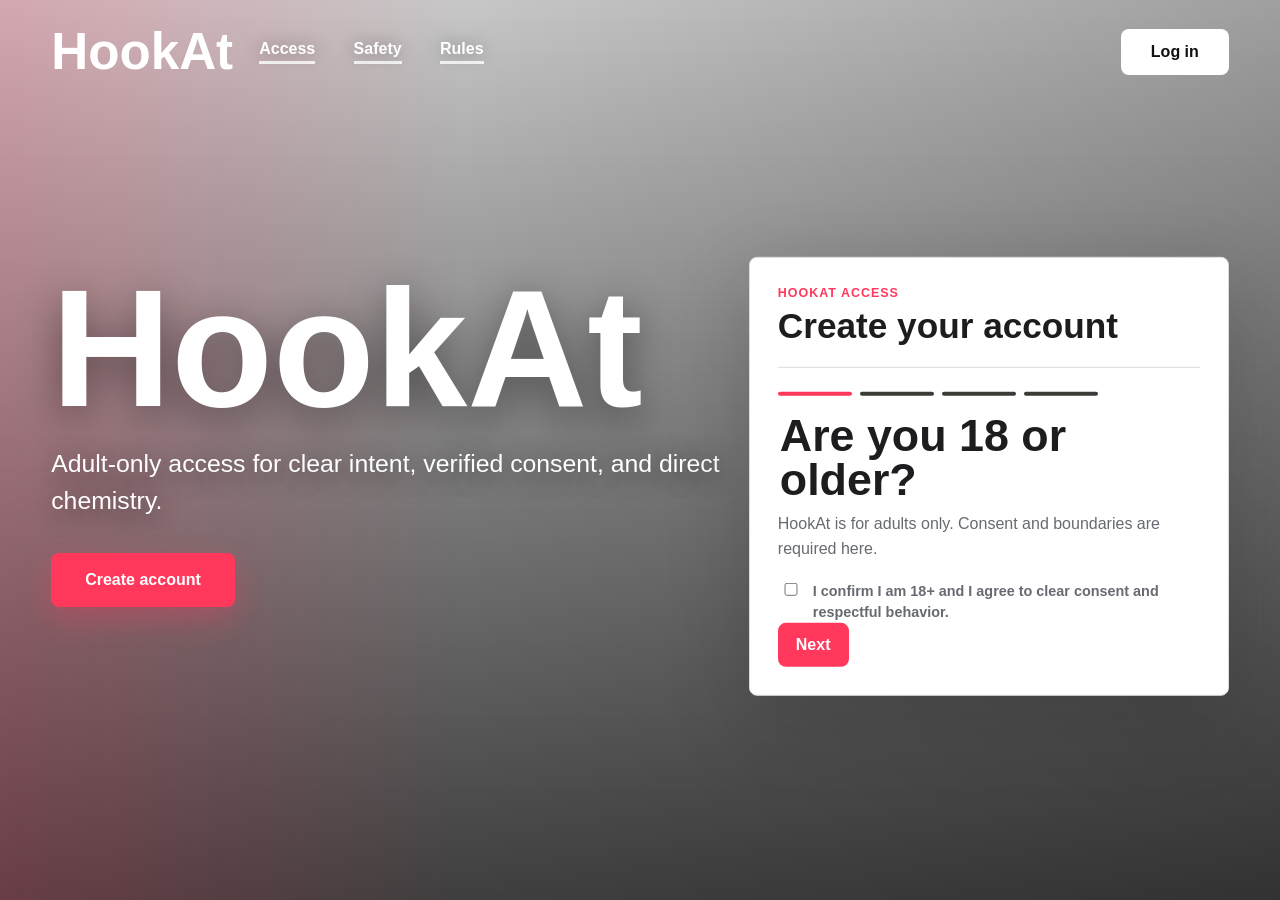
<file: index.html>
<!doctype html>
<html lang="en">
  <head>
    <meta charset="UTF-8" />
    <meta name="viewport" content="width=device-width, initial-scale=1.0" />
    <title>HookAt</title>
    <link rel="stylesheet" href="styles.css" />
  </head>
  <body>
    <main class="app-shell">
      <section class="intro" aria-labelledby="brand-title">
        <nav class="site-nav" aria-label="Site navigation">
          <a class="brand-mark" href="#brand-title">HookAt</a>
          <div class="nav-links">
            <a href="#auth-form">Access</a>
            <a href="#auth-form">Safety</a>
            <a href="#auth-form">Rules</a>
          </div>
          <a class="nav-login" href="login.html">Log in</a>
        </nav>
        <div class="intro-copy">
          <h1 id="brand-title">HookAt</h1>
          <p class="lead">Adult-only access for clear intent, verified consent, and direct chemistry.</p>
          <a class="hero-cta" href="#auth-view">Create account</a>
        </div>
      </section>

      <section class="workspace" aria-label="Dating app">
        <header class="topbar">
          <div>
          <p class="eyebrow">HookAt access</p>
          <h2 id="screen-title">Create your account</h2>
          </div>
          <button class="ghost-button hidden" id="sign-out-button" type="button">Sign out</button>
        </header>

        <section id="auth-view" class="auth-view">
          <form id="auth-form" class="auth-form" novalidate>
            <div class="step-track" aria-label="Account steps">
              <span class="step-dot active" data-step-dot="0"></span>
              <span class="step-dot" data-step-dot="1"></span>
              <span class="step-dot" data-step-dot="2"></span>
              <span class="step-dot" data-step-dot="3"></span>
            </div>

            <fieldset class="onboarding-step" data-step="0">
              <legend>Are you 18 or older?</legend>
              <p class="step-copy">HookAt is for adults only. Consent and boundaries are required here.</p>
              <label class="check-row">
                <input id="adult-input" type="checkbox" required />
                <span>I confirm I am 18+ and I agree to clear consent and respectful behavior.</span>
              </label>
              <button class="primary-button next-step" data-next-step="1" type="button">Next</button>
            </fieldset>

            <fieldset class="onboarding-step hidden" data-step="1">
              <legend>Your account</legend>
              <p class="step-copy">Use real details for the private beta. You can adjust your profile later.</p>
              <label>
                Email
                <input id="email-input" type="email" autocomplete="email" required placeholder="you@example.com" />
              </label>
              <label>
                Password
                <input id="password-input" type="password" autocomplete="new-password" required minlength="8" placeholder="At least 8 characters" />
              </label>
              <label>
                Name
                <input id="name-input" autocomplete="name" required placeholder="Your first name" />
              </label>
              <label>
                Age
                <input id="age-input" type="number" min="18" max="99" required placeholder="28" />
              </label>
              <label>
                City
                <input id="city-input" autocomplete="address-level2" required placeholder="New York" />
              </label>
              <div class="step-actions">
                <button class="ghost-button previous-step" data-previous-step="0" type="button">Back</button>
                <button class="primary-button next-step" data-next-step="2" type="button">Next</button>
              </div>
            </fieldset>

            <fieldset class="onboarding-step hidden" data-step="2">
              <legend>Add a photo</legend>
              <p class="step-copy">Optional for now. A real launch can make photos verified before messaging.</p>
              <label>
                Profile photo
                <input id="photo-input" type="file" accept="image/*" />
              </label>
              <div id="photo-preview" class="upload-preview">No photo selected</div>
              <div class="step-actions">
                <button class="ghost-button previous-step" data-previous-step="1" type="button">Back</button>
                <button class="primary-button next-step" data-next-step="3" type="button">Next</button>
              </div>
            </fieldset>

            <fieldset class="onboarding-step hidden" data-step="3">
              <legend>What are you looking for?</legend>
              <p class="step-copy">Clear intent keeps the product safer and more direct.</p>
              <label>
                Looking for
                <select id="intent-input" required>
                  <option value="">Choose one</option>
                  <option value="Direct chemistry">Direct chemistry</option>
                  <option value="Flirty chat first">Flirty chat first</option>
                  <option value="Tonight only">Tonight only</option>
                  <option value="Open to repeats">Open to repeats</option>
                </select>
              </label>
              <label>
                Bio
                <textarea id="bio-input" rows="3" required placeholder="What are you looking for tonight?"></textarea>
              </label>
              <div class="step-actions">
                <button class="ghost-button previous-step" data-previous-step="2" type="button">Back</button>
                <button class="primary-button" type="submit">Start matching</button>
              </div>
            </fieldset>
          </form>
        </section>

        <section id="app-view" class="dating-view hidden">
          <nav class="tabs" aria-label="Sections">
            <button class="tab-button active" data-tab="discover" type="button">Discover</button>
            <button class="tab-button" data-tab="matches" type="button">Matches</button>
            <button class="tab-button" data-tab="chat" type="button">Chat</button>
            <button class="tab-button" data-tab="profile" type="button">Profile</button>
          </nav>

          <div class="tab-panel" id="discover-panel">
            <article class="profile-stage" id="profile-stage" aria-live="polite"></article>
          </div>

          <div class="tab-panel hidden" id="matches-panel">
            <div class="list-head">
              <h3>Your matches</h3>
              <p>Likes turn into matches when the feeling is mutual.</p>
            </div>
            <div id="match-list" class="match-list"></div>
          </div>

          <div class="tab-panel hidden" id="chat-panel">
            <div class="chat-layout">
              <aside id="chat-people" class="chat-people" aria-label="Matched people"></aside>
              <section class="chat-room" aria-label="Conversation">
                <div id="chat-title" class="chat-title">Choose a match</div>
                <div id="messages" class="messages"></div>
                <form id="message-form" class="message-form">
                  <input id="message-input" placeholder="Write a message" />
                  <button class="primary-button compact" type="submit">Send</button>
                </form>
              </section>
            </div>
          </div>

          <div class="tab-panel hidden" id="profile-panel">
            <article id="profile-preview" class="profile-preview"></article>
            <form id="profile-form" class="profile-form">
              <label>
                Name
                <input id="edit-name-input" required />
              </label>
              <label>
                Age
                <input id="edit-age-input" type="number" min="18" max="99" required />
              </label>
              <label>
                City
              <input id="edit-city-input" required />
            </label>
            <label>
              Looking for
              <select id="edit-intent-input" required>
                <option value="Direct chemistry">Direct chemistry</option>
                <option value="Flirty chat first">Flirty chat first</option>
                <option value="Tonight only">Tonight only</option>
                <option value="Open to repeats">Open to repeats</option>
              </select>
            </label>
            <label>
              Bio
              <textarea id="edit-bio-input" rows="4" required></textarea>
            </label>
            <label>
              Replace photo
              <input id="edit-photo-input" type="file" accept="image/*" />
            </label>
            <button class="primary-button" type="submit">Save profile</button>
          </form>
          </div>
        </section>
      </section>
    </main>

    <script src="app.js"></script>
  </body>
</html>
</file>
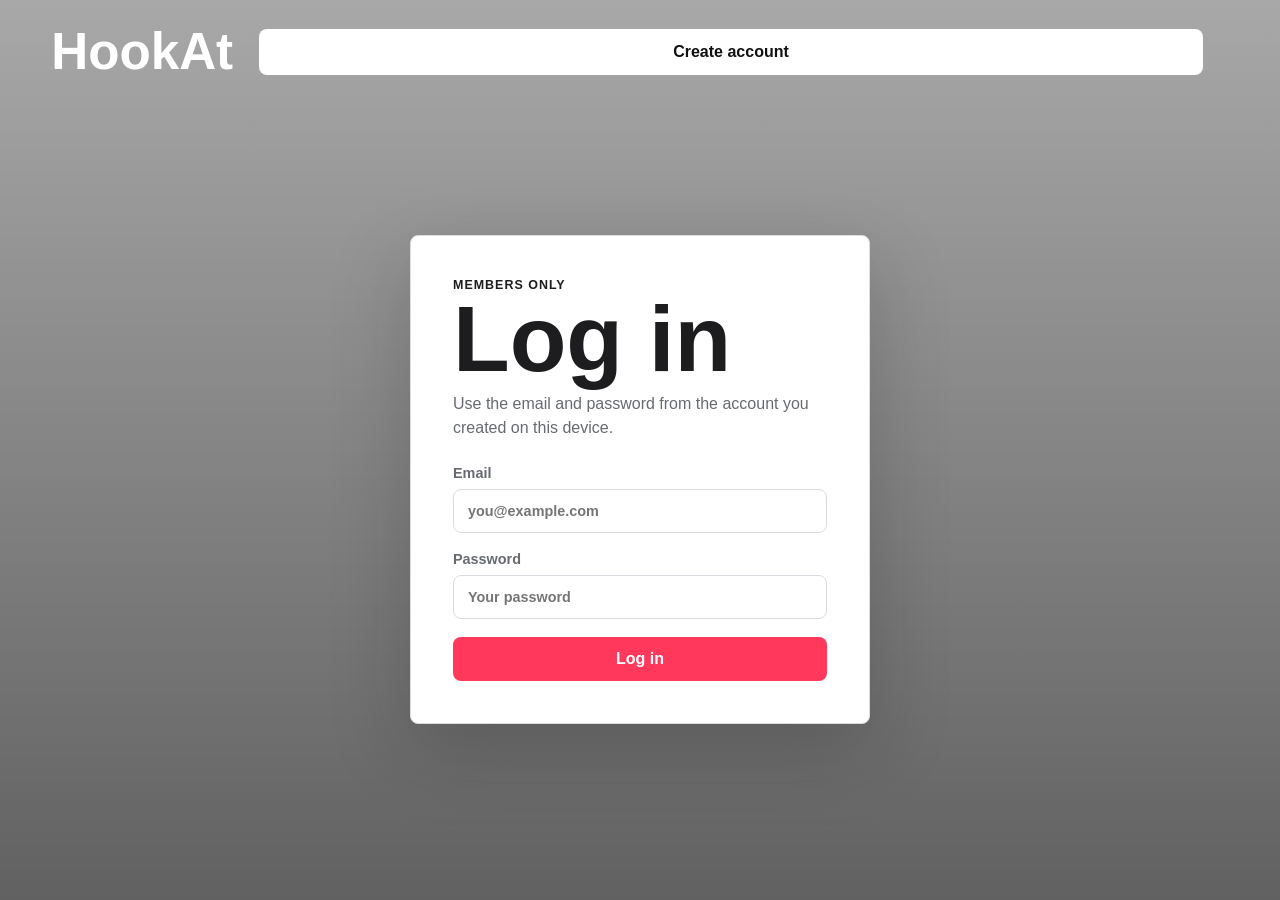
<file: login.html>
<!doctype html>
<html lang="en">
  <head>
    <meta charset="UTF-8" />
    <meta name="viewport" content="width=device-width, initial-scale=1.0" />
    <title>Log in - HookAt</title>
    <link rel="stylesheet" href="styles.css" />
  </head>
  <body class="login-page">
    <main class="login-shell">
      <nav class="site-nav login-nav" aria-label="Site navigation">
        <a class="brand-mark" href="index.html">HookAt</a>
        <a class="nav-login" href="index.html">Create account</a>
      </nav>

      <section class="login-panel" aria-labelledby="login-title">
        <p class="eyebrow">Members only</p>
        <h1 id="login-title">Log in</h1>
        <p class="step-copy">Use the email and password from the account you created on this device.</p>

        <form id="login-form" class="login-form">
          <label>
            Email
            <input id="login-email" type="email" autocomplete="email" required placeholder="you@example.com" />
          </label>
          <label>
            Password
            <input id="login-password" type="password" autocomplete="current-password" required placeholder="Your password" />
          </label>
          <button class="primary-button" type="submit">Log in</button>
        </form>
      </section>
    </main>

    <script src="login.js"></script>
  </body>
</html>
</file>
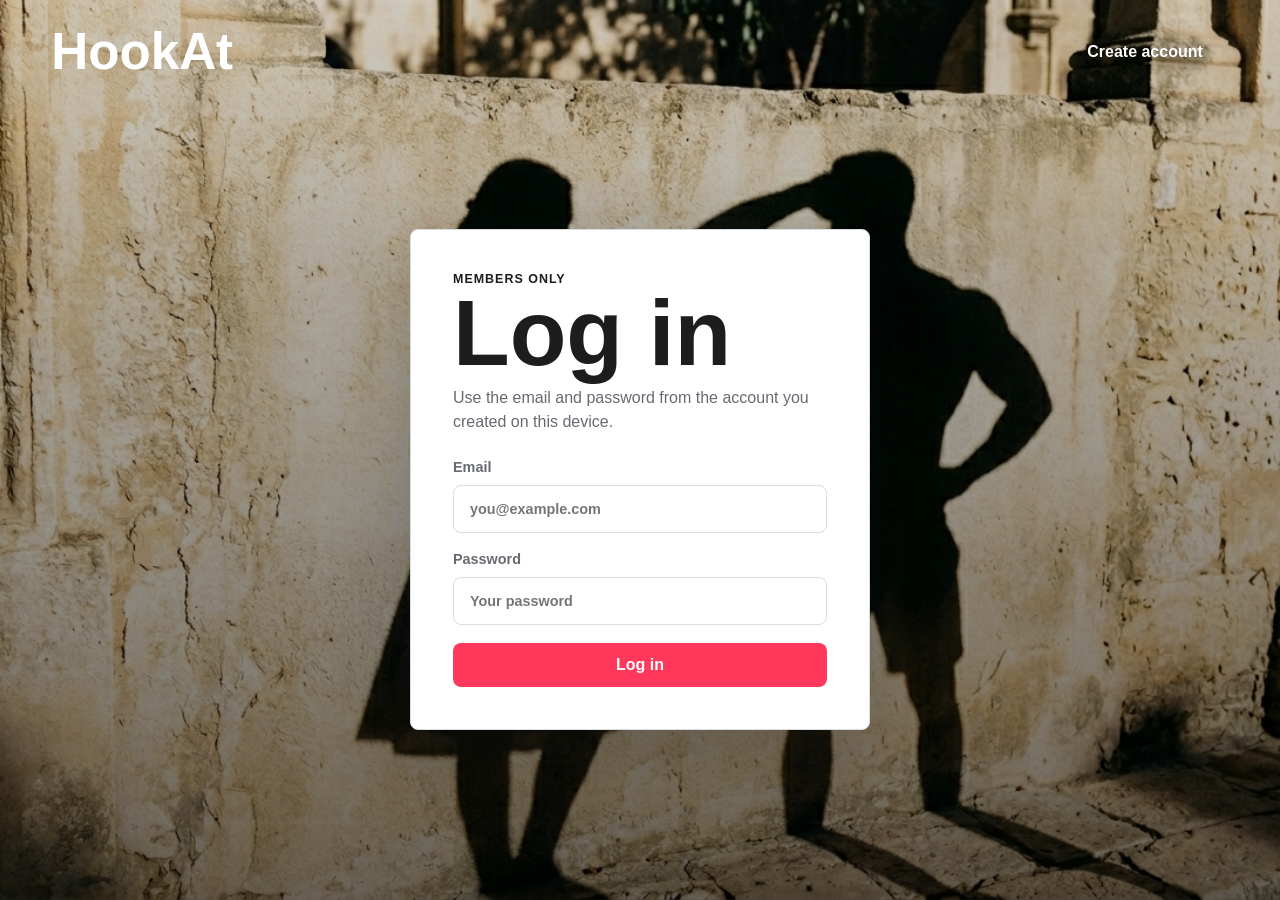
<file: 002/login.html>
<!doctype html>
<html lang="en">
  <head>
    <meta charset="UTF-8" />
    <meta name="viewport" content="width=device-width, initial-scale=1.0" />
    <title>Log in - HookAt</title>
    <link rel="stylesheet" href="styles.css" />
  </head>
  <body class="login-page">
    <main class="login-shell">
      <nav class="site-nav login-nav" aria-label="Site navigation">
        <a class="brand-mark" href="index.html">HookAt</a>
        <a class="login-create-link" href="index.html">Create account</a>
      </nav>

      <section class="login-panel" aria-labelledby="login-title">
        <p class="eyebrow">Members only</p>
        <h1 id="login-title">Log in</h1>
        <p class="step-copy">Use the email and password from the account you created on this device.</p>

        <form id="login-form" class="login-form">
          <label>
            Email
            <input id="login-email" type="email" autocomplete="email" required placeholder="you@example.com" />
          </label>
          <label>
            Password
            <input id="login-password" type="password" autocomplete="current-password" required placeholder="Your password" />
          </label>
          <button class="primary-button" type="submit">Log in</button>
        </form>
      </section>
    </main>

    <script src="login.js"></script>
  </body>
</html>
</file>
<file: styles.css>
:root {
  --ink: #1d1d1f;
  --muted: #676a70;
  --paper: #ffffff;
  --panel: #ffffff;
  --surface: #f7f7f4;
  --line: #d9dce1;
  --accent: #ff385c;
  --accent-dark: #d91f46;
  --danger: #cf5c4b;
  --shadow: 0 24px 80px rgba(21, 24, 28, 0.22);
}

* {
  box-sizing: border-box;
}

body {
  margin: 0;
  min-height: 100svh;
  color: var(--ink);
  background: var(--paper);
  font-family: Arial, Helvetica, sans-serif;
}

button,
input,
textarea,
select {
  font: inherit;
  letter-spacing: 0;
}

button {
  cursor: pointer;
}

.app-shell {
  display: grid;
  min-height: 100svh;
  background: #ffffff;
}

.intro {
  position: relative;
  display: grid;
  grid-template-rows: auto 1fr;
  align-items: center;
  min-height: 100svh;
  padding: 22px clamp(18px, 4vw, 72px);
  overflow: hidden;
  isolation: isolate;
  background:
    linear-gradient(180deg, rgba(0, 0, 0, 0.22), rgba(0, 0, 0, 0.32)),
    url("https://images.unsplash.com/photo-1519741497674-611481863552?auto=format&fit=crop&w=1600&q=82") center/cover;
}

.intro::after {
  content: "";
  position: absolute;
  inset: 0;
  z-index: -1;
  background:
    linear-gradient(90deg, rgba(255, 56, 92, 0.22), rgba(255, 255, 255, 0) 36%, rgba(0, 0, 0, 0.2)),
    linear-gradient(180deg, rgba(0, 0, 0, 0), rgba(0, 0, 0, 0.64));
}

.site-nav {
  display: grid;
  grid-template-columns: auto 1fr auto;
  align-items: center;
  gap: 26px;
  color: #ffffff;
  font-weight: 900;
}

.brand-mark,
.nav-links a,
.hero-cta {
  color: inherit;
  text-decoration: none;
}

.brand-mark {
  font-size: clamp(2rem, 4vw, 3.2rem);
  letter-spacing: 0;
}

.nav-links {
  display: flex;
  gap: clamp(18px, 3vw, 42px);
  align-items: center;
}

.nav-links a {
  border-bottom: 3px solid rgba(255, 255, 255, 0.86);
  padding-bottom: 3px;
  text-shadow: 0 1px 18px rgba(0, 0, 0, 0.4);
}

.nav-login {
  display: inline-grid;
  place-items: center;
  min-height: 46px;
  border: 0;
  border-radius: 8px;
  padding: 0 30px;
  color: #111111;
  background: #ffffff;
  font-weight: 900;
  text-decoration: none;
}

.intro-copy {
  place-self: center start;
  max-width: 900px;
  padding-bottom: 72px;
  text-align: left;
  color: #ffffff;
  animation: rise-in 680ms ease-out both;
}

.eyebrow {
  margin: 0 0 8px;
  color: inherit;
  font-size: 0.78rem;
  font-weight: 700;
  letter-spacing: 0.08em;
  text-transform: uppercase;
}

.intro h1 {
  margin: 0;
  font-size: clamp(4.8rem, 13vw, 12rem);
  line-height: 0.82;
  letter-spacing: 0;
  text-shadow: 0 10px 40px rgba(0, 0, 0, 0.45);
}

.lead {
  max-width: 46rem;
  margin: 28px 0 0;
  font-size: clamp(1.1rem, 2vw, 1.55rem);
  line-height: 1.5;
  text-shadow: 0 4px 24px rgba(0, 0, 0, 0.56);
}

.hero-cta {
  display: inline-grid;
  place-items: center;
  min-height: 54px;
  margin-top: 34px;
  border-radius: 8px;
  padding: 0 34px;
  color: #ffffff;
  background: var(--accent);
  font-weight: 900;
  box-shadow: 0 12px 30px rgba(255, 56, 92, 0.32);
}

.workspace {
  display: flex;
  flex-direction: column;
  position: absolute;
  top: 50%;
  right: clamp(18px, 4vw, 72px);
  z-index: 2;
  width: min(480px, calc(100% - 36px));
  max-height: calc(100svh - 120px);
  min-height: 0;
  margin: 0;
  border: 1px solid var(--line);
  border-radius: 8px;
  padding: clamp(18px, 2.5vw, 28px);
  background: var(--panel);
  box-shadow: var(--shadow);
  transform: translateY(-44%);
  overflow: auto;
}

.is-app-mode .app-shell {
  display: block;
  min-height: 100svh;
  padding-bottom: 40px;
  background: #ffffff;
}

.is-app-mode .intro {
  min-height: 260px;
  padding-bottom: 96px;
}

.is-app-mode .intro-copy {
  place-self: center start;
  padding-bottom: 0;
}

.is-app-mode .workspace {
  position: relative;
  top: auto;
  right: auto;
  width: min(1040px, calc(100% - 32px));
  max-height: none;
  min-height: 680px;
  margin: -72px auto 0;
  transform: none;
}

.topbar {
  display: flex;
  align-items: center;
  justify-content: space-between;
  gap: 16px;
  padding-bottom: 22px;
  border-bottom: 1px solid var(--line);
}

.topbar h2,
.list-head h3 {
  margin: 0;
  font-size: clamp(1.4rem, 3vw, 2.2rem);
  line-height: 1.05;
}

.topbar .eyebrow {
  color: var(--accent);
}

.auth-view,
.dating-view {
  display: flex;
  flex: 1;
  flex-direction: column;
  justify-content: flex-start;
}

.auth-form,
.profile-form {
  display: grid;
  gap: 18px;
  width: min(100%, 620px);
  margin: 24px auto 0;
}

.auth-form {
  min-height: 0;
}

fieldset {
  min-width: 0;
  border: 0;
  margin: 0;
  padding: 0;
}

legend {
  margin-bottom: 10px;
  color: var(--ink);
  font-size: clamp(1.6rem, 4vw, 2.8rem);
  font-weight: 900;
  line-height: 0.98;
}

.step-copy {
  margin: 0 0 20px;
  color: var(--muted);
  font-size: 1rem;
  line-height: 1.55;
}

.step-track {
  display: flex;
  gap: 8px;
  width: min(100%, 320px);
}

.step-dot {
  display: block;
  width: 100%;
  height: 4px;
  border-radius: 999px;
  background: #3b3b37;
}

.step-dot.active {
  background: var(--accent);
}

.step-actions {
  display: grid;
  grid-template-columns: auto 1fr;
  gap: 10px;
}

.step-actions .primary-button {
  justify-self: stretch;
}

label {
  display: grid;
  gap: 8px;
  color: var(--muted);
  font-size: 0.9rem;
  font-weight: 700;
}

input,
textarea,
select {
  width: 100%;
  border: 1px solid var(--line);
  border-radius: 8px;
  padding: 13px 14px;
  color: var(--ink);
  background: #ffffff;
  resize: vertical;
}

input:focus,
textarea:focus,
select:focus {
  outline: 3px solid rgba(255, 56, 92, 0.16);
  border-color: var(--accent);
}

.check-row {
  display: grid;
  grid-template-columns: auto 1fr;
  align-items: start;
  gap: 10px;
  line-height: 1.45;
}

.check-row input {
  width: 18px;
  min-width: 18px;
  margin-top: 2px;
}

.primary-button,
.ghost-button {
  min-height: 44px;
  border: 0;
  border-radius: 8px;
  padding: 12px 18px;
  font-weight: 800;
  transition: transform 160ms ease, background 160ms ease, color 160ms ease;
}

.primary-button {
  color: #ffffff;
  background: var(--accent);
}

.primary-button:hover {
  background: var(--accent-dark);
  transform: translateY(-1px);
}

.ghost-button {
  border: 1px solid var(--line);
  color: var(--ink);
  background: transparent;
}

.ghost-button:hover {
  color: var(--accent-dark);
  border-color: var(--accent);
}

.compact {
  min-height: 42px;
  padding-inline: 14px;
}

.tabs {
  display: grid;
  grid-template-columns: repeat(4, 1fr);
  gap: 8px;
  padding: 20px 0;
}

.tab-button {
  min-height: 42px;
  border: 1px solid var(--line);
  border-radius: 8px;
  color: var(--muted);
  background: transparent;
  font-weight: 800;
}

.tab-button.active {
  color: #ffffff;
  border-color: var(--accent);
  background: var(--accent);
}

.tab-panel {
  flex: 1;
  min-height: 0;
}

.profile-stage {
  display: grid;
  min-height: 520px;
}

.profile-card {
  display: grid;
  grid-template-rows: minmax(330px, 1fr) auto;
  overflow: hidden;
  border: 1px solid var(--line);
  border-radius: 8px;
  background: var(--surface);
  box-shadow: var(--shadow);
  animation: rise-in 420ms ease both;
}

.profile-photo {
  position: relative;
  min-height: 330px;
  background-position: center;
  background-size: cover;
}

.profile-photo::after {
  content: "";
  position: absolute;
  inset: 0;
  background: linear-gradient(180deg, transparent 40%, rgba(0, 0, 0, 0.68));
}

.profile-name {
  position: absolute;
  right: 24px;
  bottom: 22px;
  left: 24px;
  z-index: 1;
  color: #fff;
}

.profile-name h3 {
  margin: 0;
  font-size: clamp(2.2rem, 6vw, 4rem);
  line-height: 0.95;
}

.profile-name p {
  margin: 8px 0 0;
  font-weight: 700;
}

.profile-details {
  display: grid;
  gap: 18px;
  padding: 24px;
}

.profile-details p {
  margin: 0;
  color: var(--muted);
  line-height: 1.55;
}

.chips {
  display: flex;
  flex-wrap: wrap;
  gap: 8px;
}

.chip {
  border: 1px solid var(--line);
  border-radius: 999px;
  padding: 7px 10px;
  color: var(--ink);
  background: #ffffff;
  font-size: 0.82rem;
  font-weight: 800;
}

.profile-actions {
  display: grid;
  grid-template-columns: repeat(3, 1fr);
  gap: 10px;
}

.pass-button,
.like-button,
.report-button {
  min-height: 46px;
  border-radius: 8px;
  font-weight: 900;
}

.pass-button {
  border: 1px solid var(--line);
  color: var(--ink);
  background: transparent;
}

.like-button {
  border: 0;
  color: #ffffff;
  background: var(--accent);
}

.report-button {
  border: 1px solid #edc1bc;
  color: var(--danger);
  background: #fff7f6;
}

.empty-state,
.list-head {
  padding: 28px 0;
}

.empty-state h3,
.empty-state p,
.list-head p {
  margin: 8px 0 0;
  color: var(--muted);
  line-height: 1.5;
}

.match-list,
.chat-people {
  display: grid;
  gap: 10px;
}

.match-row,
.person-row {
  display: grid;
  grid-template-columns: 58px 1fr auto;
  align-items: center;
  gap: 12px;
  border: 1px solid var(--line);
  border-radius: 8px;
  padding: 10px;
  background: var(--surface);
}

.avatar {
  width: 58px;
  aspect-ratio: 1;
  border-radius: 8px;
  object-fit: cover;
}

.match-row h4,
.person-row h4 {
  margin: 0 0 4px;
}

.match-row p,
.person-row p {
  margin: 0;
  color: var(--muted);
  font-size: 0.9rem;
}

.chat-layout {
  display: grid;
  grid-template-columns: 210px minmax(0, 1fr);
  gap: 18px;
  min-height: 560px;
}

.chat-people {
  align-content: start;
}

.person-row {
  grid-template-columns: 48px 1fr;
  text-align: left;
}

.person-row.active {
  border-color: var(--accent);
  outline: 3px solid rgba(255, 56, 92, 0.14);
}

.person-row .avatar {
  width: 48px;
}

.chat-room {
  display: grid;
  grid-template-rows: auto 1fr auto;
  min-width: 0;
  border: 1px solid var(--line);
  border-radius: 8px;
  background: var(--surface);
}

.chat-title {
  min-height: 54px;
  padding: 16px;
  border-bottom: 1px solid var(--line);
  font-weight: 900;
}

.messages {
  display: flex;
  flex-direction: column;
  gap: 10px;
  min-height: 360px;
  max-height: 480px;
  overflow: auto;
  padding: 16px;
}

.message {
  max-width: min(82%, 520px);
  border-radius: 8px;
  padding: 10px 12px;
  line-height: 1.4;
  background: #eef1f5;
  color: #111111;
}

.message.mine {
  align-self: flex-end;
  color: #ffffff;
  background: var(--accent);
}

.upload-preview {
  display: grid;
  place-items: center;
  min-height: 220px;
  border: 1px dashed #bfc2c9;
  border-radius: 8px;
  color: var(--muted);
  background: #ffffff;
  overflow: hidden;
}

.upload-image {
  width: 100%;
  min-height: 220px;
  background-position: center;
  background-size: cover;
}

.profile-preview {
  display: grid;
  grid-template-columns: 120px 1fr;
  gap: 18px;
  align-items: center;
  width: min(100%, 640px);
  margin: 22px auto;
  border: 1px solid var(--line);
  border-radius: 8px;
  padding: 14px;
  background: var(--surface);
}

.profile-preview h3 {
  margin: 0 0 8px;
  font-size: 1.4rem;
}

.profile-preview p {
  margin: 0 0 8px;
  color: var(--muted);
  line-height: 1.45;
}

.preview-photo {
  width: 120px;
  aspect-ratio: 1;
  border-radius: 8px;
  background-position: center;
  background-size: cover;
}

.message-form {
  display: grid;
  grid-template-columns: 1fr auto;
  gap: 8px;
  padding: 12px;
  border-top: 1px solid var(--line);
}

.login-page {
  min-height: 100svh;
  overflow: hidden;
  background:
    linear-gradient(180deg, rgba(0, 0, 0, 0.34), rgba(0, 0, 0, 0.62)),
    url("https://images.unsplash.com/photo-1519741497674-611481863552?auto=format&fit=crop&w=1600&q=82") center/cover;
}

.login-shell {
  display: grid;
  grid-template-rows: auto 1fr;
  min-height: 100svh;
  padding: 22px clamp(18px, 4vw, 72px);
}

.login-nav {
  position: relative;
  z-index: 2;
}

.login-panel {
  place-self: center;
  width: min(460px, 100%);
  border: 1px solid var(--line);
  border-radius: 8px;
  padding: clamp(22px, 4vw, 42px);
  background: #ffffff;
  box-shadow: var(--shadow);
}

.login-panel h1 {
  margin: 0 0 12px;
  font-size: clamp(3rem, 8vw, 5.8rem);
  line-height: 0.86;
}

.login-form {
  display: grid;
  gap: 18px;
  margin-top: 24px;
}

.hidden {
  display: none !important;
}

@keyframes rise-in {
  from {
    opacity: 0;
    transform: translateY(18px);
  }
  to {
    opacity: 1;
    transform: translateY(0);
  }
}

@media (max-width: 900px) {
  .intro {
    min-height: 100svh;
    padding: 18px 20px;
  }

  .site-nav {
    grid-template-columns: 1fr auto;
  }

  .nav-links {
    display: none;
  }

  .workspace {
    right: 20px;
    left: 20px;
    width: auto;
    max-height: calc(100svh - 120px);
    margin: 0;
    padding: 22px;
    transform: translateY(-36%);
  }

  .chat-layout {
    grid-template-columns: 1fr;
  }

  .chat-people {
    grid-template-columns: repeat(2, minmax(0, 1fr));
  }
}

@media (max-width: 560px) {
  .intro {
    min-height: 100svh;
  }

  .brand-mark {
    font-size: 2rem;
  }

  .nav-login {
    min-height: 42px;
    padding: 0 18px;
  }

  .intro h1 {
    font-size: clamp(3.5rem, 17vw, 5.5rem);
  }

  .lead {
    font-size: 1rem;
  }

  .hero-cta {
    display: none;
  }

  .intro-copy {
    align-self: start;
    padding-top: 54px;
    padding-bottom: 0;
  }

  .topbar {
    align-items: flex-start;
    flex-direction: column;
  }

  .tabs {
    grid-template-columns: repeat(2, 1fr);
  }

  .workspace {
    top: auto;
    bottom: 16px;
    transform: none;
    max-height: 58svh;
  }

  .profile-stage {
    min-height: auto;
  }

  .profile-card {
    grid-template-rows: 360px auto;
  }

  .profile-actions {
    grid-template-columns: 1fr;
  }

  .match-row {
    grid-template-columns: 52px 1fr;
  }

  .match-row .primary-button {
    grid-column: 1 / -1;
  }

  .message-form {
    grid-template-columns: 1fr;
  }

  .profile-preview {
    grid-template-columns: 1fr;
  }

  .preview-photo {
    width: 100%;
  }
}
</file>
<file: 002/styles.css>
:root {
  --ink: #1d1d1f;
  --muted: #676a70;
  --paper: #ffffff;
  --panel: #ffffff;
  --surface: #f7f7f4;
  --line: #d9dce1;
  --accent: #ff385c;
  --accent-dark: #d91f46;
  --danger: #cf5c4b;
  --shadow: 0 24px 80px rgba(21, 24, 28, 0.22);
}

* {
  box-sizing: border-box;
}

body {
  margin: 0;
  min-height: 100svh;
  color: var(--ink);
  background: var(--paper);
  font-family: Arial, Helvetica, sans-serif;
}

button,
input,
textarea,
select {
  font: inherit;
  letter-spacing: 0;
}

button {
  cursor: pointer;
}

.app-shell {
  display: grid;
  min-height: 100svh;
  background: #ffffff;
}

.intro {
  position: relative;
  display: grid;
  grid-template-rows: auto 1fr;
  align-items: center;
  min-height: 100svh;
  padding: 22px clamp(18px, 4vw, 72px);
  overflow: hidden;
  isolation: isolate;
  background:
    linear-gradient(180deg, rgba(0, 0, 0, 0.22), rgba(0, 0, 0, 0.32)),
    url("https://images.unsplash.com/photo-1519741497674-611481863552?auto=format&fit=crop&w=1600&q=82") center/cover;
}

.intro::after {
  content: "";
  position: absolute;
  inset: 0;
  z-index: -1;
  background:
    linear-gradient(90deg, rgba(255, 56, 92, 0.22), rgba(255, 255, 255, 0) 36%, rgba(0, 0, 0, 0.2)),
    linear-gradient(180deg, rgba(0, 0, 0, 0), rgba(0, 0, 0, 0.64));
}

.site-nav {
  display: grid;
  grid-template-columns: auto 1fr auto;
  align-items: center;
  gap: 26px;
  color: #ffffff;
  font-weight: 900;
}

.brand-mark,
.nav-links a,
.hero-cta {
  color: inherit;
  text-decoration: none;
}

.brand-mark {
  font-size: clamp(2rem, 4vw, 3.2rem);
  letter-spacing: 0;
}

.nav-links {
  display: flex;
  gap: clamp(18px, 3vw, 42px);
  align-items: center;
}

.nav-links a {
  border-bottom: 3px solid rgba(255, 255, 255, 0.86);
  padding-bottom: 3px;
  text-shadow: 0 1px 18px rgba(0, 0, 0, 0.4);
}

.nav-login {
  display: inline-grid;
  place-items: center;
  min-height: 46px;
  border: 0;
  border-radius: 8px;
  padding: 0 30px;
  color: #111111;
  background: #ffffff;
  font-weight: 900;
  text-decoration: none;
}

.intro-copy {
  place-self: center start;
  max-width: 900px;
  padding-bottom: 72px;
  text-align: left;
  color: #ffffff;
  animation: rise-in 680ms ease-out both;
}

.eyebrow {
  margin: 0 0 8px;
  color: inherit;
  font-size: 0.78rem;
  font-weight: 700;
  letter-spacing: 0.08em;
  text-transform: uppercase;
}

.intro h1 {
  margin: 0;
  font-size: clamp(4.8rem, 13vw, 12rem);
  line-height: 0.82;
  letter-spacing: 0;
  text-shadow: 0 10px 40px rgba(0, 0, 0, 0.45);
}

.lead {
  max-width: 46rem;
  margin: 28px 0 0;
  font-size: clamp(1.1rem, 2vw, 1.55rem);
  line-height: 1.5;
  text-shadow: 0 4px 24px rgba(0, 0, 0, 0.56);
}

.hero-cta {
  display: inline-grid;
  place-items: center;
  min-height: 54px;
  margin-top: 34px;
  border-radius: 8px;
  padding: 0 34px;
  color: #ffffff;
  background: var(--accent);
  font-weight: 900;
  box-shadow: 0 12px 30px rgba(255, 56, 92, 0.32);
}

.workspace {
  display: flex;
  flex-direction: column;
  position: absolute;
  top: 50%;
  right: clamp(18px, 4vw, 72px);
  z-index: 2;
  width: min(480px, calc(100% - 36px));
  max-height: calc(100svh - 120px);
  min-height: 0;
  margin: 0;
  border: 1px solid var(--line);
  border-radius: 8px;
  padding: clamp(18px, 2.5vw, 28px);
  background: var(--panel);
  box-shadow: var(--shadow);
  transform: translateY(-44%);
  overflow: auto;
}

.is-app-mode .app-shell {
  display: grid;
  min-height: 100svh;
  padding: 0;
  background:
    linear-gradient(135deg, rgba(255, 56, 92, 0.14), rgba(255, 255, 255, 0) 34%),
    linear-gradient(225deg, rgba(29, 29, 31, 0.08), rgba(255, 255, 255, 0) 42%),
    #fff7f8;
}

.is-app-mode .intro {
  display: none;
}

.is-app-mode .workspace {
  position: relative;
  top: auto;
  right: auto;
  width: 100%;
  max-height: none;
  min-height: 100svh;
  margin: 0;
  border: 0;
  border-radius: 0;
  padding: clamp(18px, 3vw, 34px);
  transform: none;
  box-shadow: none;
  background: transparent;
}

.is-app-mode .topbar {
  width: min(1120px, 100%);
  margin: 0 auto;
  padding-bottom: 14px;
  border-bottom: 0;
}

.is-app-mode .topbar .eyebrow {
  display: none;
}

.is-app-mode .chat-layout {
  min-height: min(680px, calc(100svh - 170px));
}

.is-app-mode .dating-view {
  width: min(1120px, 100%);
  margin: 0 auto;
}

.topbar {
  display: flex;
  align-items: center;
  justify-content: space-between;
  gap: 16px;
  padding-bottom: 22px;
  border-bottom: 1px solid var(--line);
}

.topbar h2,
.list-head h3 {
  margin: 0;
  font-size: clamp(1.4rem, 3vw, 2.2rem);
  line-height: 1.05;
}

.topbar .eyebrow {
  color: var(--accent);
}

.auth-view,
.dating-view {
  display: flex;
  flex: 1;
  flex-direction: column;
  justify-content: flex-start;
}

.auth-form,
.profile-form {
  display: grid;
  gap: 22px;
  width: min(100%, 620px);
  margin: 30px auto 0;
}

.auth-form {
  min-height: 0;
}

fieldset {
  min-width: 0;
  border: 0;
  margin: 0;
  padding: 0;
}

.onboarding-step {
  display: grid;
  gap: 18px;
}

legend {
  margin-bottom: 10px;
  color: var(--ink);
  font-size: clamp(1.6rem, 4vw, 2.8rem);
  font-weight: 900;
  line-height: 0.98;
}

.step-copy {
  margin: 0 0 24px;
  color: var(--muted);
  font-size: 1rem;
  line-height: 1.55;
}

.step-track {
  display: flex;
  gap: 8px;
  width: min(100%, 420px);
}

.step-dot {
  display: block;
  width: 100%;
  height: 4px;
  border-radius: 999px;
  background: #3b3b37;
}

.step-dot.active {
  background: var(--accent);
}

.step-actions {
  display: grid;
  grid-template-columns: auto 1fr;
  gap: 14px;
  margin-top: 14px;
}

.step-actions .primary-button {
  justify-self: stretch;
}

label {
  display: grid;
  gap: 10px;
  color: var(--muted);
  font-size: 0.9rem;
  font-weight: 700;
}

input,
textarea,
select {
  width: 100%;
  border: 1px solid var(--line);
  border-radius: 8px;
  padding: 15px 16px;
  color: var(--ink);
  background: #ffffff;
  resize: vertical;
}

input:focus,
textarea:focus,
select:focus {
  outline: 3px solid rgba(255, 56, 92, 0.16);
  border-color: var(--accent);
}

.check-row {
  display: grid;
  grid-template-columns: auto 1fr;
  align-items: start;
  gap: 10px;
  line-height: 1.45;
}

.check-row input {
  width: 18px;
  min-width: 18px;
  margin-top: 2px;
}

.primary-button,
.ghost-button {
  min-height: 44px;
  border: 0;
  border-radius: 8px;
  padding: 12px 18px;
  font-weight: 800;
  transition: transform 160ms ease, background 160ms ease, color 160ms ease;
}

.primary-button {
  color: #ffffff;
  background: var(--accent);
}

.primary-button:hover {
  background: var(--accent-dark);
  transform: translateY(-1px);
}

.ghost-button {
  border: 1px solid var(--line);
  color: var(--ink);
  background: transparent;
}

.ghost-button:hover {
  color: var(--accent-dark);
  border-color: var(--accent);
}

.compact {
  min-height: 42px;
  padding-inline: 14px;
}

.tabs {
  display: grid;
  grid-template-columns: repeat(5, 1fr);
  gap: 8px;
  padding: 20px 0;
}

.tab-button {
  min-height: 42px;
  border: 1px solid var(--line);
  border-radius: 8px;
  color: var(--muted);
  background: transparent;
  font-weight: 800;
}

.tab-button.active {
  color: #ffffff;
  border-color: var(--accent);
  background: var(--accent);
}

.tab-panel {
  flex: 1;
  min-height: 0;
}

.profile-stage {
  display: grid;
  min-height: 520px;
}

.profile-card {
  display: grid;
  grid-template-rows: minmax(330px, 1fr) auto;
  overflow: hidden;
  border: 1px solid var(--line);
  border-radius: 8px;
  background: var(--surface);
  box-shadow: var(--shadow);
  animation: rise-in 420ms ease both;
}

.profile-photo {
  position: relative;
  min-height: 330px;
  background-position: center;
  background-size: cover;
}

.profile-photo::after {
  content: "";
  position: absolute;
  inset: 0;
  background: linear-gradient(180deg, transparent 40%, rgba(0, 0, 0, 0.68));
}

.profile-name {
  position: absolute;
  right: 24px;
  bottom: 22px;
  left: 24px;
  z-index: 1;
  color: #fff;
}

.profile-name h3 {
  margin: 0;
  font-size: clamp(2.2rem, 6vw, 4rem);
  line-height: 0.95;
}

.profile-name p {
  margin: 8px 0 0;
  font-weight: 700;
}

.profile-details {
  display: grid;
  gap: 18px;
  padding: 24px;
}

.profile-details p {
  margin: 0;
  color: var(--muted);
  line-height: 1.55;
}

.chips {
  display: flex;
  flex-wrap: wrap;
  gap: 8px;
}

.chip {
  border: 1px solid var(--line);
  border-radius: 999px;
  padding: 7px 10px;
  color: var(--ink);
  background: #ffffff;
  font-size: 0.82rem;
  font-weight: 800;
}

.profile-actions {
  display: grid;
  grid-template-columns: repeat(3, 1fr);
  gap: 10px;
}

.pass-button,
.like-button,
.report-button {
  min-height: 46px;
  border-radius: 8px;
  font-weight: 900;
}

.pass-button {
  border: 1px solid var(--line);
  color: var(--ink);
  background: transparent;
}

.like-button {
  border: 0;
  color: #ffffff;
  background: var(--accent);
}

.report-button {
  border: 1px solid #edc1bc;
  color: var(--danger);
  background: #fff7f6;
}

.empty-state,
.list-head {
  padding: 28px 0;
}

.storage-mode-note,
.save-status {
  border-radius: 8px;
  font-size: 0.9rem;
  line-height: 1.45;
}

.storage-mode-note {
  margin-bottom: 18px;
  padding: 12px 14px;
  background: #fff7d6;
  color: #5a4a13;
  border: 1px solid #f0d87a;
}

.save-status {
  min-height: 22px;
  margin: 16px 0 0;
  color: var(--muted);
}

.save-status.success {
  color: #256f4a;
}

.save-status.error {
  color: var(--danger);
}

.empty-state h3,
.empty-state p,
.list-head p {
  margin: 8px 0 0;
  color: var(--muted);
  line-height: 1.5;
}

.match-list,
.chat-people,
.users-list {
  display: grid;
  gap: 10px;
}

.match-row,
.person-row {
  display: grid;
  grid-template-columns: 58px 1fr auto;
  align-items: center;
  gap: 12px;
  border: 1px solid var(--line);
  border-radius: 8px;
  padding: 10px;
  background: var(--surface);
}

.avatar {
  width: 58px;
  aspect-ratio: 1;
  border-radius: 8px;
  object-fit: cover;
}

.match-row h4,
.person-row h4 {
  margin: 0 0 4px;
}

.match-row p,
.person-row p {
  margin: 0;
  color: var(--muted);
  font-size: 0.9rem;
}

.chat-layout {
  display: grid;
  grid-template-columns: minmax(330px, 0.92fr) minmax(420px, 1.08fr);
  gap: 18px;
  min-height: 620px;
  overflow: visible;
  border: 0;
  border-radius: 8px;
  background: transparent;
}

.chat-filter-title {
  display: inline-flex;
  align-items: center;
  min-height: 38px;
  border: 1px solid rgba(255, 56, 92, 0.18);
  border-radius: 8px;
  padding: 0 12px;
  color: var(--accent-dark);
  background: #ffffff;
  font-size: 0.9rem;
  font-weight: 900;
}

.chat-app-heading {
  display: flex;
  align-items: end;
  justify-content: space-between;
  gap: 16px;
  margin: 0 0 14px;
}

.chat-app-heading h3 {
  margin: 0;
  font-size: clamp(1.8rem, 4vw, 3.5rem);
  line-height: 0.95;
}

.chat-app-heading .eyebrow {
  color: var(--accent);
}

.chat-people {
  align-content: start;
  gap: 14px;
  overflow: auto;
  max-height: min(680px, calc(100svh - 170px));
  border-right: 0;
  padding: 2px 6px 2px 2px;
  background: transparent;
}

.person-row {
  grid-template-columns: 122px 1fr;
  min-height: 142px;
  overflow: hidden;
  border: 1px solid rgba(255, 56, 92, 0.12);
  border-radius: 8px;
  padding: 10px;
  text-align: left;
  background: #ffffff;
  box-shadow: 0 14px 34px rgba(29, 29, 31, 0.08);
}

.person-row.active {
  border-color: rgba(255, 56, 92, 0.42);
  outline: 0;
  background: #ffffff;
  box-shadow: 0 18px 42px rgba(255, 56, 92, 0.16);
}

.person-row .avatar {
  width: 122px;
  height: 122px;
  border-radius: 8px;
}

.person-row h4 {
  font-size: 1.35rem;
}

.person-row em {
  display: inline-flex;
  margin-top: 12px;
  border-radius: 999px;
  padding: 7px 9px;
  color: var(--accent-dark);
  background: #fff1f4;
  font-size: 0.76rem;
  font-style: normal;
  font-weight: 900;
}

.chat-room {
  display: grid;
  grid-template-rows: auto 1fr auto;
  min-width: 0;
  align-self: start;
  min-height: min(620px, calc(100svh - 190px));
  overflow: hidden;
  border: 1px solid rgba(29, 29, 31, 0.08);
  border-radius: 8px;
  background: #ffffff;
  box-shadow: 0 18px 50px rgba(29, 29, 31, 0.12);
}

.chat-title {
  display: flex;
  align-items: center;
  gap: 12px;
  min-height: 54px;
  padding: 14px 16px;
  border-bottom: 1px solid var(--line);
  font-weight: 900;
}

.chat-title small {
  display: block;
  margin-top: 3px;
  color: var(--muted);
  font-size: 0.82rem;
  font-weight: 700;
}

.chat-title-avatar {
  width: 44px;
  aspect-ratio: 1;
  border-radius: 8px;
  object-fit: cover;
}

.messages {
  display: flex;
  flex-direction: column;
  gap: 10px;
  min-height: 330px;
  max-height: none;
  overflow: auto;
  padding: 18px;
  background:
    linear-gradient(180deg, rgba(255, 241, 244, 0.74), rgba(255, 255, 255, 0) 42%),
    #ffffff;
}

.message {
  max-width: min(82%, 520px);
  border-radius: 8px;
  padding: 10px 12px;
  line-height: 1.4;
  background: #eef1f5;
  color: #111111;
}

.message.mine {
  align-self: flex-end;
  color: #ffffff;
  background: var(--accent);
}

.users-list {
  gap: 12px;
}

.user-row {
  display: grid;
  grid-template-columns: 108px 1fr;
  gap: 16px;
  align-items: start;
  border: 1px solid var(--line);
  border-radius: 8px;
  padding: 14px;
  background: #ffffff;
}

.user-photo {
  width: 108px;
  aspect-ratio: 1;
  border-radius: 8px;
  object-fit: cover;
  background: #f2f3f5;
}

.user-main {
  display: grid;
  gap: 8px;
}

.user-heading {
  display: flex;
  align-items: center;
  justify-content: space-between;
  gap: 12px;
}

.user-heading h4 {
  margin: 0;
  font-size: 1.1rem;
}

.user-heading span {
  border-radius: 999px;
  padding: 6px 9px;
  color: var(--muted);
  background: var(--surface);
  font-size: 0.78rem;
  font-weight: 800;
}

.user-main p {
  margin: 0;
  color: var(--muted);
  line-height: 1.45;
}

.upload-preview {
  display: grid;
  place-items: center;
  min-height: 220px;
  border: 1px dashed #bfc2c9;
  border-radius: 8px;
  color: var(--muted);
  background: #ffffff;
  overflow: hidden;
}

.upload-image {
  width: 100%;
  min-height: 220px;
  background-position: center;
  background-size: cover;
}

.default-upload {
  background-image: url("assets/default-avatar.png");
  background-size: contain;
  background-repeat: no-repeat;
  background-color: #f2f3f5;
}

.profile-preview {
  display: grid;
  grid-template-columns: 120px 1fr;
  gap: 18px;
  align-items: center;
  width: min(100%, 640px);
  margin: 22px auto;
  border: 1px solid var(--line);
  border-radius: 8px;
  padding: 14px;
  background: var(--surface);
}

.profile-preview h3 {
  margin: 0 0 8px;
  font-size: 1.4rem;
}

.profile-preview p {
  margin: 0 0 8px;
  color: var(--muted);
  line-height: 1.45;
}

.preview-photo {
  width: 120px;
  aspect-ratio: 1;
  border-radius: 8px;
  background-position: center;
  background-size: cover;
}

.message-form {
  display: grid;
  grid-template-columns: 1fr auto;
  gap: 8px;
  padding: 12px;
  border-top: 1px solid var(--line);
}

.login-page {
  min-height: 100svh;
  overflow: hidden;
  background:
    linear-gradient(180deg, rgba(0, 0, 0, 0.18), rgba(0, 0, 0, 0.58)),
    url("assets/login-background.png") center/cover;
}

.login-shell {
  display: grid;
  grid-template-rows: auto 1fr;
  min-height: 100svh;
  padding: 22px clamp(18px, 4vw, 72px);
}

.login-nav {
  position: relative;
  z-index: 2;
}

.login-create-link {
  justify-self: end;
  color: #ffffff;
  font-weight: 900;
  text-decoration: none;
  text-shadow: 0 2px 18px rgba(0, 0, 0, 0.45);
}

.login-create-link:hover {
  text-decoration: underline;
}

.login-panel {
  place-self: center;
  width: min(460px, 100%);
  border: 1px solid var(--line);
  border-radius: 8px;
  padding: clamp(22px, 4vw, 42px);
  background: #ffffff;
  box-shadow: var(--shadow);
}

.login-panel h1 {
  margin: 0 0 12px;
  font-size: clamp(3rem, 8vw, 5.8rem);
  line-height: 0.86;
}

.login-form {
  display: grid;
  gap: 18px;
  margin-top: 24px;
}

.admin-page {
  min-height: 100svh;
  background: #f7f7f4;
}

.admin-shell {
  width: min(1180px, calc(100% - 32px));
  margin: 0 auto;
  padding: 28px 0 48px;
}

.admin-header {
  display: flex;
  align-items: center;
  justify-content: space-between;
  gap: 16px;
  padding-bottom: 22px;
}

.admin-header h1 {
  margin: 0;
  font-size: clamp(3rem, 8vw, 6rem);
  line-height: 0.9;
}

.admin-note {
  border: 1px solid var(--line);
  border-radius: 8px;
  margin-bottom: 18px;
  padding: 14px 16px;
  color: var(--muted);
  background: #ffffff;
  line-height: 1.5;
}

.admin-users {
  display: grid;
  gap: 14px;
}

.admin-user {
  display: grid;
  grid-template-columns: 150px 1fr;
  gap: 18px;
  border: 1px solid var(--line);
  border-radius: 8px;
  padding: 16px;
  background: #ffffff;
}

.admin-photo {
  width: 150px;
  aspect-ratio: 1;
  border-radius: 8px;
  object-fit: cover;
  background: #f2f3f5;
}

.admin-user-main {
  display: grid;
  gap: 12px;
}

.admin-user-top {
  display: flex;
  align-items: start;
  justify-content: space-between;
  gap: 16px;
}

.admin-user-top h2 {
  margin: 0 0 4px;
  font-size: 1.4rem;
}

.admin-user-top p,
.admin-bio {
  margin: 0;
  color: var(--muted);
  line-height: 1.45;
}

.admin-statuses,
.admin-actions {
  display: flex;
  flex-wrap: wrap;
  gap: 8px;
}

.admin-statuses span {
  border-radius: 999px;
  padding: 7px 10px;
  color: #1d1d1f;
  background: #eef1f5;
  font-size: 0.8rem;
  font-weight: 900;
}

.admin-statuses .danger-status {
  color: #ffffff;
  background: var(--danger);
}

.admin-grid {
  display: grid;
  grid-template-columns: repeat(3, minmax(0, 1fr));
  gap: 10px;
}

.admin-grid p {
  margin: 0;
  border: 1px solid var(--line);
  border-radius: 8px;
  padding: 10px;
  color: var(--muted);
  background: var(--surface);
  line-height: 1.35;
}

.admin-grid strong {
  display: block;
  margin-bottom: 5px;
  color: var(--ink);
}

.hidden {
  display: none !important;
}

@keyframes rise-in {
  from {
    opacity: 0;
    transform: translateY(18px);
  }
  to {
    opacity: 1;
    transform: translateY(0);
  }
}

@media (max-width: 900px) {
  .intro {
    min-height: 100svh;
    padding: 18px 20px;
  }

  .site-nav {
    grid-template-columns: 1fr auto;
  }

  .nav-links {
    display: none;
  }

  .workspace {
    right: 20px;
    left: 20px;
    width: auto;
    max-height: calc(100svh - 120px);
    margin: 0;
    padding: 22px;
    transform: translateY(-36%);
  }

  .chat-layout {
    grid-template-columns: 1fr;
    gap: 14px;
  }

  .chat-people {
    display: flex;
    border-right: 0;
    border-bottom: 0;
    overflow-x: auto;
    max-height: none;
  }

  .person-row {
    grid-template-columns: 72px 170px;
    min-width: 270px;
    min-height: 96px;
  }

  .person-row .avatar {
    width: 72px;
    height: 72px;
  }

  .admin-user {
    grid-template-columns: 110px 1fr;
  }

  .admin-photo {
    width: 110px;
  }

  .admin-grid {
    grid-template-columns: repeat(2, minmax(0, 1fr));
  }
}

@media (max-width: 560px) {
  .intro {
    min-height: 100svh;
  }

  .brand-mark {
    font-size: 2rem;
  }

  .nav-login {
    min-height: 42px;
    padding: 0 18px;
  }

  .intro h1 {
    font-size: clamp(3.5rem, 17vw, 5.5rem);
  }

  .lead {
    font-size: 1rem;
  }

  .hero-cta {
    display: none;
  }

  .intro-copy {
    align-self: start;
    padding-top: 54px;
    padding-bottom: 0;
  }

  .topbar {
    align-items: flex-start;
    flex-direction: column;
  }

  .tabs {
    grid-template-columns: repeat(2, 1fr);
  }

  .workspace {
    top: auto;
    bottom: 16px;
    transform: none;
    max-height: 62svh;
  }

  .is-app-mode .workspace {
    max-height: none;
    min-height: 100svh;
  }

  .chat-app-heading {
    align-items: start;
    flex-direction: column;
  }

  .is-app-mode .chat-layout,
  .chat-room {
    min-height: auto;
  }

  .messages {
    min-height: 300px;
  }

  .profile-stage {
    min-height: auto;
  }

  .profile-card {
    grid-template-rows: 360px auto;
  }

  .profile-actions {
    grid-template-columns: 1fr;
  }

  .match-row {
    grid-template-columns: 52px 1fr;
  }

  .match-row .primary-button {
    grid-column: 1 / -1;
  }

  .message-form {
    grid-template-columns: 1fr;
  }

  .profile-preview {
    grid-template-columns: 1fr;
  }

  .preview-photo {
    width: 100%;
  }

  .user-row {
    grid-template-columns: 1fr;
  }

  .user-photo {
    width: 100%;
  }

  .admin-header,
  .admin-user-top {
    flex-direction: column;
  }

  .admin-user {
    grid-template-columns: 1fr;
  }

  .admin-photo {
    width: 100%;
  }

  .admin-grid {
    grid-template-columns: 1fr;
  }
}
</file>
